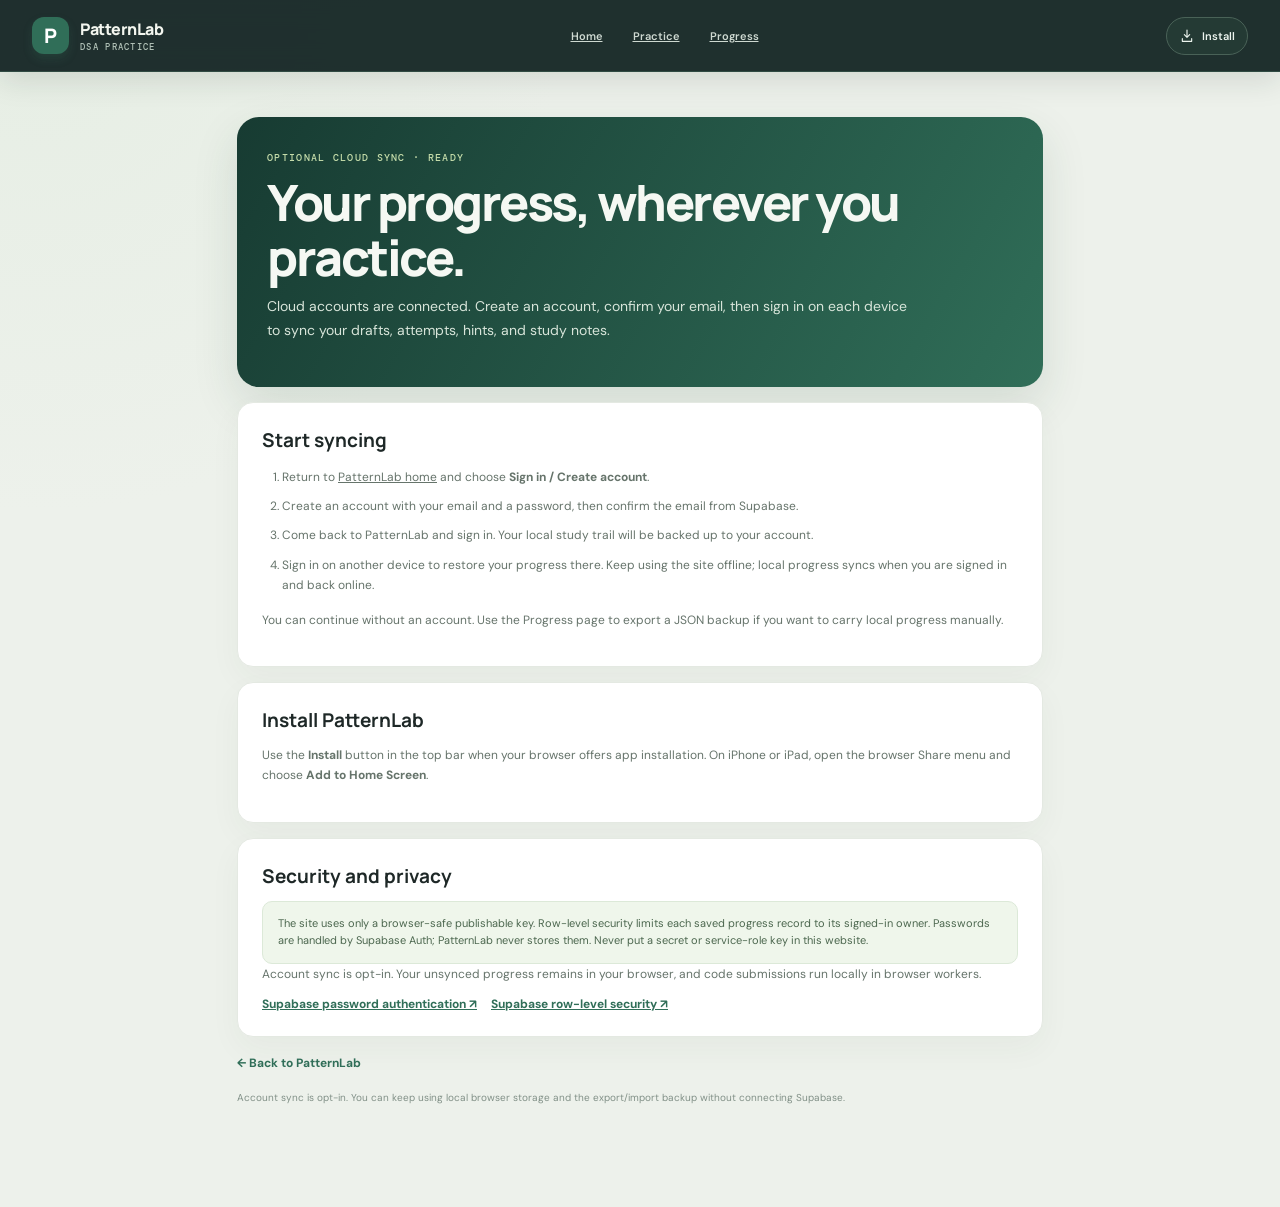
<file: site/cloud-setup.html>
<!doctype html>
<html lang="en">
<head>
  <meta charset="utf-8"><meta name="viewport" content="width=device-width,initial-scale=1"><meta name="theme-color" content="#132420">
  <title>Account sync setup · PatternLab</title><link rel="preconnect" href="https://fonts.googleapis.com"><link rel="preconnect" href="https://fonts.gstatic.com" crossorigin><link rel="stylesheet" href="./styles.css"><link rel="manifest" href="./manifest.webmanifest"><link rel="icon" href="./icons/patternlab.svg" type="image/svg+xml">
  <style>
    .setup-page{max-width:850px;margin:45px auto;padding:0 22px 48px}.setup-hero{padding:30px;border-radius:22px;background:linear-gradient(120deg,#173b32,#306e58);color:#f5f8f3;box-shadow:0 18px 45px #1c493020}.setup-hero .section-kicker{color:#c5dcaa}.setup-hero h1{font-size:clamp(32px,6vw,50px);margin:10px 0}.setup-hero p{max-width:640px;color:#d8e5da;line-height:1.7}.setup-card{margin-top:15px;padding:24px;background:white;border:1px solid #e4e9e2;border-radius:16px;box-shadow:0 12px 32px #263b2b0b}.setup-card h2{font:700 19px Manrope;margin:0 0 12px}.setup-card p,.setup-card li{color:#66746b;font-size:12px;line-height:1.7}.setup-card ol{padding-left:20px}.setup-card li+li{margin-top:9px}.setup-card code{font:11px 'DM Mono',monospace;overflow-wrap:anywhere}.setup-code{padding:14px;background:#20292b;border-radius:10px;color:#dce8df;overflow:auto;font:11px/1.7 'DM Mono',monospace}.security-callout{padding:13px 15px;border:1px solid #dce9d8;border-radius:10px;background:#eff6eb;color:#4c674f;font-size:11px;line-height:1.6}.setup-links{display:flex;gap:14px;flex-wrap:wrap}.setup-links a,.setup-back{color:#306e58;font-size:12px;font-weight:700}.setup-back{display:inline-block;margin-top:18px;text-decoration:none}.setup-footer{margin-top:20px;color:#819087;font-size:10px}
    @media(max-width:620px){.setup-page{margin:22px auto;padding:0 14px 30px}.setup-hero,.setup-card{padding:20px}.setup-hero{border-radius:17px}}
  </style>
</head>
<body>
  <a class="skip-link" href="#main-content">Skip to content</a>
  <header class="topbar"><a class="brand" href="./index.html"><span class="brand-mark">P</span><span class="brand-copy"><strong>PatternLab</strong><small>DSA PRACTICE</small></span></a><nav class="main-nav" aria-label="Main navigation"><a class="nav-link" href="./index.html">Home</a><a class="nav-link" href="./practice.html">Practice</a><a class="nav-link" href="./progress.html">Progress</a></nav><button class="install-app-button" id="install-app" type="button" aria-label="Install PatternLab" title="Install PatternLab" hidden><svg viewBox="0 0 24 24" aria-hidden="true"><path d="M12 3v11m0 0 4-4m-4 4-4-4M5 16v4h14v-4"/></svg><span>Install</span></button></header>
  <div class="connection-banner" id="connection-banner" role="status" aria-live="polite" hidden><span class="offline-pulse" aria-hidden="true"></span>Offline mode · your local progress is still saved</div>
  <main id="main-content" class="setup-page">
    <section class="setup-hero"><span class="section-kicker">OPTIONAL CLOUD SYNC · READY</span><h1>Your progress, wherever you practice.</h1><p>Cloud accounts are connected. Create an account, confirm your email, then sign in on each device to sync your drafts, attempts, hints, and study notes.</p></section>
    <section class="setup-card"><h2>Start syncing</h2><ol><li>Return to <a href="./index.html">PatternLab home</a> and choose <strong>Sign in / Create account</strong>.</li><li>Create an account with your email and a password, then confirm the email from Supabase.</li><li>Come back to PatternLab and sign in. Your local study trail will be backed up to your account.</li><li>Sign in on another device to restore your progress there. Keep using the site offline; local progress syncs when you are signed in and back online.</li></ol><p>You can continue without an account. Use the Progress page to export a JSON backup if you want to carry local progress manually.</p></section>
    <section class="setup-card"><h2>Install PatternLab</h2><p>Use the <strong>Install</strong> button in the top bar when your browser offers app installation. On iPhone or iPad, open the browser Share menu and choose <strong>Add to Home Screen</strong>.</p></section>
    <section class="setup-card"><h2>Security and privacy</h2><div class="security-callout">The site uses only a browser-safe publishable key. Row-level security limits each saved progress record to its signed-in owner. Passwords are handled by Supabase Auth; PatternLab never stores them. Never put a secret or service-role key in this website.</div><p>Account sync is opt-in. Your unsynced progress remains in your browser, and code submissions run locally in browser workers.</p><div class="setup-links"><a href="https://supabase.com/docs/guides/auth/passwords" target="_blank" rel="noreferrer">Supabase password authentication ↗</a><a href="https://supabase.com/docs/guides/database/postgres/row-level-security" target="_blank" rel="noreferrer">Supabase row-level security ↗</a></div></section>
    <a class="setup-back" href="./index.html">← Back to PatternLab</a><p class="setup-footer">Account sync is opt-in. You can keep using local browser storage and the export/import backup without connecting Supabase.</p>
  </main>
  <script src="./pwa.js"></script>
</body>
</html>
</file>
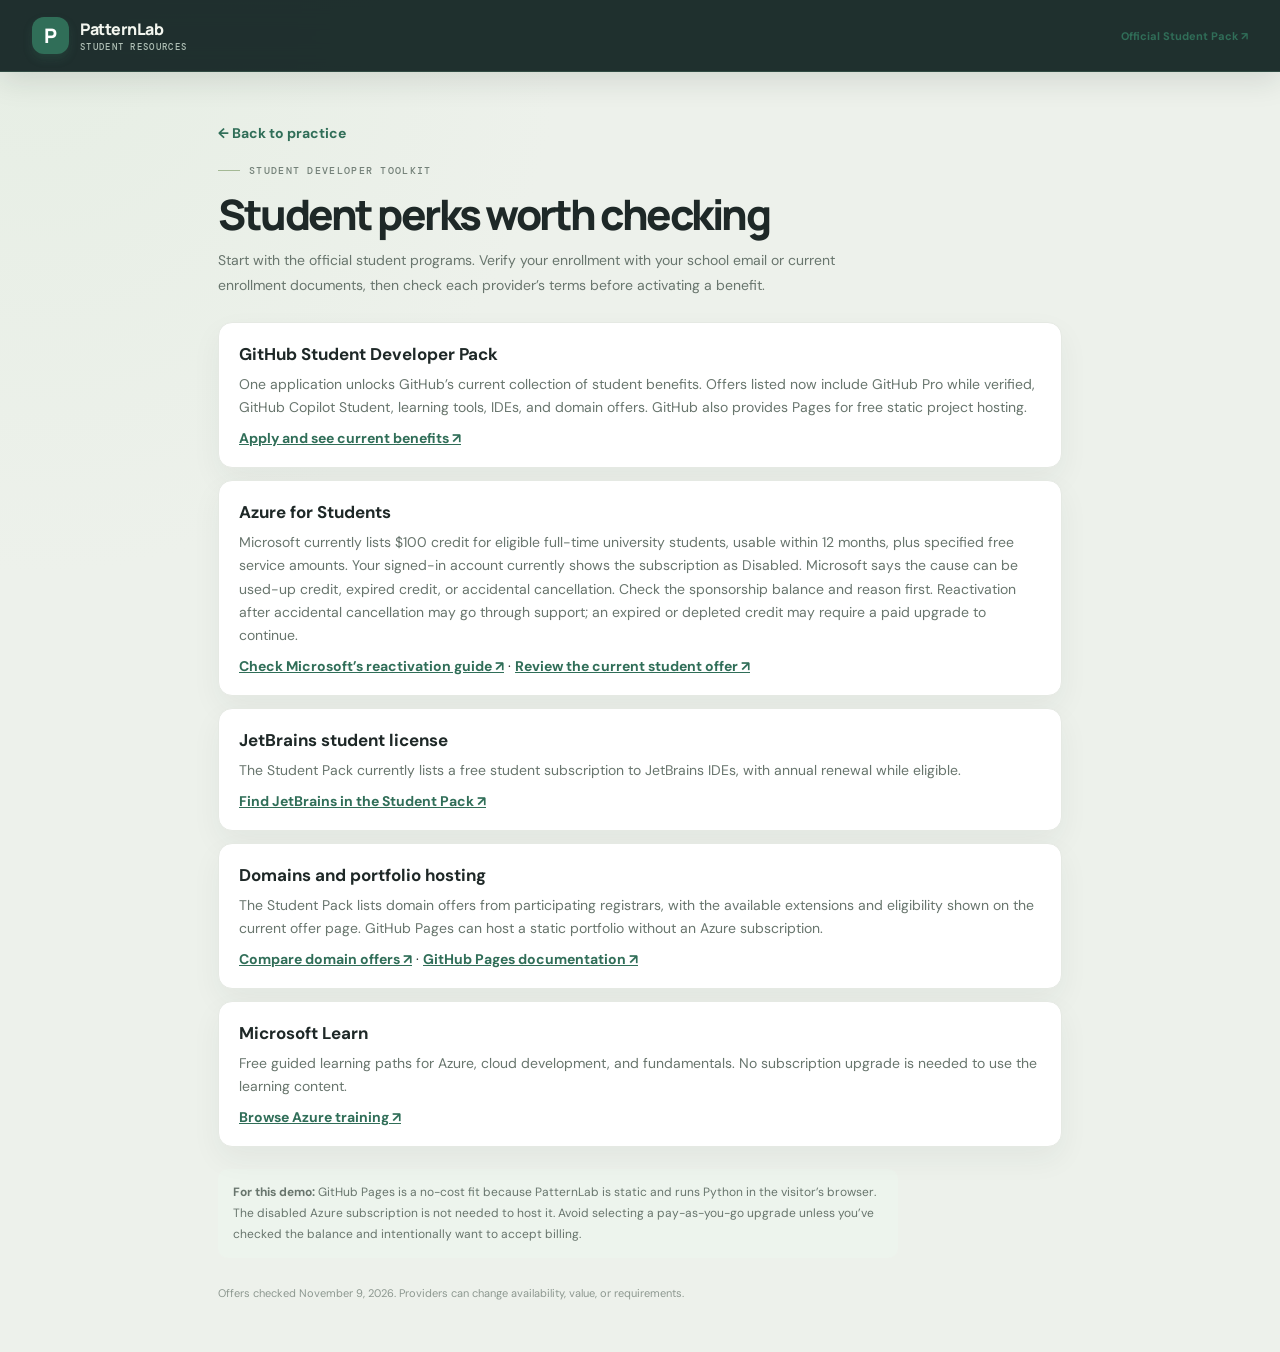
<file: site/student-perks.html>
<!doctype html>
<html lang="en"><head><meta charset="utf-8"><meta name="viewport" content="width=device-width,initial-scale=1"><meta name="theme-color" content="#f4f5f2"><title>Student perks · PatternLab</title><link rel="stylesheet" href="./styles.css"><style>.perks-main{max-width:900px;margin:auto;padding:52px 28px}.perks-main h1{font-size:42px}.perks-main>p{max-width:680px;line-height:1.75;color:#68756d}.perks-list{display:grid;gap:12px;margin-top:25px}.perks-list article{padding:20px;background:#fff;border:1px solid #e5e9e3;border-radius:14px;box-shadow:var(--shadow)}.perks-list h2{font-size:17px;margin:0 0 8px}.perks-list p{line-height:1.65;color:#68756d;margin:0 0 10px}.perks-list a{font-weight:700;color:var(--green)}.perks-note{font-size:12px!important;background:#edf4ed;padding:13px 15px;border-radius:10px;margin-top:22px}.back-link{display:inline-block;margin-bottom:22px;color:var(--green);font-weight:700;text-decoration:none}.perks-footer{margin-top:28px;color:#8d9890;font-size:11px}@media(max-width:650px){.perks-main{padding:30px 17px}.perks-main h1{font-size:34px}}</style></head>
<body><header class="topbar"><a class="brand" href="./"><span class="brand-mark">P</span><span class="brand-copy"><strong>PatternLab</strong><small>STUDENT RESOURCES</small></span></a><a class="student-pack-link" href="https://education.github.com/pack" target="_blank" rel="noreferrer">Official Student Pack ↗</a></header><main class="perks-main"><a class="back-link" href="./">← Back to practice</a><div class="eyebrow"><span class="eyebrow-line"></span> STUDENT DEVELOPER TOOLKIT</div><h1>Student perks worth checking</h1><p>Start with the official student programs. Verify your enrollment with your school email or current enrollment documents, then check each provider’s terms before activating a benefit.</p><section class="perks-list">
<article><h2>GitHub Student Developer Pack</h2><p>One application unlocks GitHub’s current collection of student benefits. Offers listed now include GitHub Pro while verified, GitHub Copilot Student, learning tools, IDEs, and domain offers. GitHub also provides Pages for free static project hosting.</p><a href="https://education.github.com/pack" target="_blank" rel="noreferrer">Apply and see current benefits ↗</a></article>
<article><h2>Azure for Students</h2><p>Microsoft currently lists $100 credit for eligible full-time university students, usable within 12 months, plus specified free service amounts. Your signed-in account currently shows the subscription as Disabled. Microsoft says the cause can be used-up credit, expired credit, or accidental cancellation. Check the sponsorship balance and reason first. Reactivation after accidental cancellation may go through support; an expired or depleted credit may require a paid upgrade to continue.</p><a href="https://learn.microsoft.com/en-us/azure/cost-management-billing/manage/azurestudents-subscription-disabled" target="_blank" rel="noreferrer">Check Microsoft’s reactivation guide ↗</a> · <a href="https://azure.microsoft.com/en-us/free/students/" target="_blank" rel="noreferrer">Review the current student offer ↗</a></article>
<article><h2>JetBrains student license</h2><p>The Student Pack currently lists a free student subscription to JetBrains IDEs, with annual renewal while eligible.</p><a href="https://education.github.com/pack" target="_blank" rel="noreferrer">Find JetBrains in the Student Pack ↗</a></article>
<article><h2>Domains and portfolio hosting</h2><p>The Student Pack lists domain offers from participating registrars, with the available extensions and eligibility shown on the current offer page. GitHub Pages can host a static portfolio without an Azure subscription.</p><a href="https://education.github.com/pack" target="_blank" rel="noreferrer">Compare domain offers ↗</a> · <a href="https://docs.github.com/en/pages" target="_blank" rel="noreferrer">GitHub Pages documentation ↗</a></article>
<article><h2>Microsoft Learn</h2><p>Free guided learning paths for Azure, cloud development, and fundamentals. No subscription upgrade is needed to use the learning content.</p><a href="https://learn.microsoft.com/training/azure/" target="_blank" rel="noreferrer">Browse Azure training ↗</a></article>
</section><p class="perks-note"><strong>For this demo:</strong> GitHub Pages is a no-cost fit because PatternLab is static and runs Python in the visitor’s browser. The disabled Azure subscription is not needed to host it. Avoid selecting a pay-as-you-go upgrade unless you’ve checked the balance and intentionally want to accept billing.</p><div class="perks-footer">Offers checked November 9, 2026. Providers can change availability, value, or requirements.</div></main></body></html>
</file>
<file: site/styles.css>
@import url('https://fonts.googleapis.com/css2?family=DM+Mono:wght@400;500&family=DM+Sans:wght@400;500;600;700&family=Manrope:wght@400;500;600;700;800&display=swap');
:root{color-scheme:light;--ink:#1e2827;--muted:#77817d;--paper:#f2f4f0;--panel:#fff;--line:#e5e9e3;--green:#306e58;--mint:#eaf4ed;--lime:#cde580;--orange:#bf7148;--shadow:0 12px 30px rgba(43,57,48,.055)}*{box-sizing:border-box}body{margin:0;background:radial-gradient(ellipse at 3% 0%,#e6eee4 0,transparent 30%),var(--paper);color:var(--ink);font-family:'DM Sans',sans-serif;font-size:14px}a{color:inherit}.topbar{height:72px;padding:0 max(calc((100vw - 1400px)/2),32px);display:flex;align-items:center;justify-content:space-between;border-bottom:1px solid #e2e7e0;background:rgba(250,251,248,.84);backdrop-filter:blur(12px);position:sticky;top:0;z-index:10}.brand{display:flex;align-items:center;gap:11px;text-decoration:none}.brand-mark{width:37px;height:37px;background:var(--green);border-radius:12px;color:white;display:grid;place-items:center;font:800 20px Manrope;box-shadow:0 5px 10px #306e5838}.brand-copy{display:grid;gap:1px}.brand-copy strong{font:800 16px Manrope;letter-spacing:-.5px}.brand-copy small{font:500 9px 'DM Mono',monospace;letter-spacing:1.3px;color:var(--muted)}.topbar-center{font-size:12px;color:#64706a;display:flex;gap:9px;align-items:center}.live-dot,.library-dot{width:7px;height:7px;background:#54a179;border-radius:100%;box-shadow:0 0 0 3px #54a17920}.topbar-divider{color:#c2c9c1}.topbar-right{display:flex;align-items:center;gap:9px;font-size:12px;font-weight:600}.profile-avatar{width:31px;height:31px;border-radius:50%;display:grid;place-items:center;background:#e8e4d7;color:#566247;font:700 10px 'DM Mono',monospace}main{max-width:1400px;margin:0 auto;padding:48px 32px 28px}.welcome-row{display:flex;justify-content:space-between;align-items:flex-end;margin-bottom:29px;gap:20px}.eyebrow,.section-kicker{font:500 10px 'DM Mono',monospace;letter-spacing:1.3px;color:#738078}.eyebrow{display:flex;align-items:center;gap:9px}.eyebrow-line{height:1px;width:22px;background:#a4b995}h1,h2,p{margin-top:0}h1{font:800 clamp(34px,4vw,52px)/1.1 Manrope;letter-spacing:-2.5px;margin:14px 0 11px}h1 em{color:var(--green);font-style:normal}.welcome-copy{margin:0;color:#77817d;font-size:14px}.welcome-note{display:flex;align-items:flex-start;gap:12px;background:#edf2e9;border:1px solid #e2e9de;border-radius:14px;padding:15px 17px;width:310px;margin-bottom:2px}.note-icon{color:var(--green);font-size:18px}.welcome-note strong{font-size:12px}.welcome-note p{font-size:11px;color:#77817d;line-height:1.5;margin:4px 0 0}.stats-grid{display:grid;grid-template-columns:repeat(4,1fr);gap:13px;margin-bottom:17px}.stat-card,.panel{background:var(--panel);border:1px solid var(--line);border-radius:16px;box-shadow:var(--shadow)}.stat-card{min-height:109px;padding:16px 18px;position:relative;overflow:hidden}.stat-label,.example-label,.complexity-label{display:block;font:500 9px 'DM Mono',monospace;letter-spacing:1.1px;color:#8a948d}.stat-card strong{font:700 27px Manrope;display:block;margin:8px 0 1px;letter-spacing:-.8px}.stat-card small{color:#929b95;font-size:10px}.stat-card-accent{background:#edf4ed;border-color:#e1eade}.stat-card-accent:after{content:'◷';position:absolute;right:17px;top:18px;color:#8ba88d;font-size:26px}.practice-layout{display:grid;grid-template-columns:310px minmax(0,1fr);gap:16px;align-items:start}.library-panel{padding:20px 15px 12px;position:sticky;top:89px}.panel-heading,.progress-heading,.results-heading,.problem-topline{display:flex;align-items:center;justify-content:space-between;gap:12px}.panel-heading{padding:0 4px 14px}.panel h2,.problem-panel h2,.results-panel h2,.progress-section h2{font:700 20px Manrope;letter-spacing:-.7px;margin:5px 0 0}.count-pill{padding:5px 9px;background:#f1f4ef;border-radius:999px;color:#77817d;font:500 10px 'DM Mono',monospace}.search-box{height:39px;border:1px solid var(--line);border-radius:10px;display:flex;align-items:center;gap:9px;padding:0 11px;color:#7d8981}.search-box>span{font-size:20px;line-height:1}.search-box input{width:100%;border:0;background:none;outline:0;font:12px 'DM Sans';color:var(--ink)}.filter-row{display:flex;gap:6px;overflow:auto;padding:12px 0 9px;scrollbar-width:none}.filter-button{white-space:nowrap;border:1px solid transparent;border-radius:999px;background:#f4f6f2;padding:6px 9px;color:#748078;font:500 10px 'DM Sans';cursor:pointer}.filter-button.active{background:#e6f1e8;border-color:#d9e8da;color:var(--green);font-weight:700}.challenge-list{display:grid;gap:5px;max-height:481px;overflow:auto;padding-right:2px}.challenge-item{width:100%;border:1px solid transparent;border-radius:11px;background:transparent;text-align:left;padding:10px 10px;display:flex;align-items:center;gap:10px;cursor:pointer;color:var(--ink);transition:background .15s,border-color .15s}.challenge-item:hover{background:#f7f8f5}.challenge-item.active{background:#edf4ed;border-color:#dfe9dd}.item-index{width:27px;height:27px;flex:0 0 auto;border-radius:8px;background:#f0f3ef;color:#758079;display:grid;place-items:center;font:500 10px 'DM Mono',monospace}.challenge-item.active .item-index{background:#dceade;color:var(--green)}.item-copy{min-width:0;flex:1}.item-title{font-size:11px;font-weight:700;white-space:nowrap;overflow:hidden;text-overflow:ellipsis}.item-sub{display:flex;gap:7px;margin-top:4px;align-items:center;font-size:9px;color:#929b95}.item-status{color:#4e976e;font-size:13px}.library-foot{border-top:1px solid #edf0eb;margin-top:12px;padding:12px 3px 1px;display:flex;align-items:center;gap:8px;color:#8b958e;font-size:10px}.library-dot{width:6px;height:6px}.work-panel{display:grid;gap:14px}.problem-panel{padding:22px 23px 19px;background:linear-gradient(115deg,#fff 70%,#f7faf5)}.problem-topline{align-items:flex-start}.problem-panel h2{font-size:23px}.problem-badges{display:flex;align-items:center;gap:8px}.difficulty-pill{border-radius:999px;padding:6px 9px;background:#f1f3ef;color:#7d877f;font:500 9px 'DM Mono',monospace;text-transform:uppercase;white-space:nowrap}.difficulty-pill.easy{background:#eaf3e9;color:#3a805c}.difficulty-pill.medium{background:#fff0dd;color:#a56a2c}.source-link{font-size:10px;font-weight:700;color:var(--green);text-decoration:none;padding:6px 9px;border-radius:8px;background:#f1f6f0;white-space:nowrap}.source-link:hover{background:#e4efe4}.problem-prompt{font-size:13px;line-height:1.65;color:#66716b;margin:16px 0}.problem-bottom{display:flex;align-items:center;gap:11px;padding:12px 13px;border-radius:11px;background:#f7f8f5}.complexity-icon{width:29px;height:29px;border-radius:8px;display:grid;place-items:center;background:#e7f0e6;color:var(--green);font:italic 18px Georgia}.complexity-label{font-size:8px}.problem-bottom p{font-size:11px;color:#657169;margin:4px 0 0}.example-row{margin-top:14px;display:grid;grid-template-columns:minmax(0,1fr) 18px minmax(0,1fr);gap:8px;align-items:center}.example-row>div:not(.example-arrow){min-width:0;background:#f7f8f5;border-radius:10px;padding:9px 11px}.example-label{font-size:8px;margin-bottom:6px}.example-row code{font:10px 'DM Mono',monospace;color:#47554c;display:block;white-space:nowrap;overflow:hidden;text-overflow:ellipsis}.example-arrow{color:#93a295;text-align:center}.editor-panel{overflow:hidden}.editor-toolbar{height:47px;border-bottom:1px solid #303a3d;background:#20292b;color:#d6dfd9;display:flex;align-items:center;justify-content:space-between;padding:0 15px}.file-tab{height:100%;display:flex;align-items:center;gap:8px;border-bottom:2px solid #a9c585;padding:0 4px;font:11px 'DM Mono',monospace}.python-mark{color:#b9c777;font-weight:700}.editor-meta{display:flex;align-items:center;gap:13px}.editor-live{display:flex;align-items:center;gap:6px;color:#94a49a;font:8px 'DM Mono',monospace;letter-spacing:.6px}.editor-live span{width:6px;height:6px;border-radius:100%;background:#8bc891}.text-button{border:0;background:none;color:#b0bdb4;font:10px 'DM Sans';cursor:pointer}.text-button:hover{color:white}.editor-wrap{display:grid;grid-template-columns:43px 1fr;background:#20292b;min-height:287px;max-height:390px;overflow:auto}.line-numbers{padding:15px 10px 15px 0;text-align:right;color:#66757a;font:11px/1.7 'DM Mono',monospace;white-space:pre}.editor-wrap textarea{border:0;resize:vertical;min-height:287px;width:100%;outline:0;background:transparent;padding:15px 14px;color:#e0e8de;tab-size:4;white-space:pre;overflow:auto;font:11px/1.7 'DM Mono',monospace;caret-color:#cbdf8a}.editor-wrap textarea::selection{background:#45614f}.editor-footer{min-height:56px;border-top:1px solid #303a3d;background:#20292b;padding:9px 12px 9px 15px;display:flex;align-items:center;justify-content:space-between;gap:12px;color:#91a097;font-size:10px}.editor-actions{display:flex;align-items:center;gap:7px}.timer{display:flex;align-items:center;gap:6px;font:10px 'DM Mono',monospace;color:#becabf;padding:0 6px}.timer-dot{width:6px;height:6px;border-radius:50%;background:#7c8e81}.timer.running .timer-dot{background:#d49863;box-shadow:0 0 0 3px #d4986329}.button{border:1px solid #44514a;border-radius:8px;padding:8px 10px;background:#293431;color:#c7d1ca;font:600 10px 'DM Sans';cursor:pointer;transition:.15s}.button:hover{filter:brightness(1.15)}.button:disabled{opacity:.55;cursor:wait}.button-primary{border-color:#adc775;background:#bfd785;color:#203128;padding:9px 12px}.button-primary span+span{margin-left:8px}.button-quiet{background:transparent}.results-panel{padding:16px 18px}.results-heading{margin-bottom:11px}.results-panel h2{font-size:16px}.result-summary{font:500 10px 'DM Mono',monospace;color:#839087}.results-list{display:grid;grid-template-columns:repeat(2,minmax(0,1fr));gap:7px}.empty-result{grid-column:1/-1;border:1px dashed #dce3da;background:#fafbf9;border-radius:9px;padding:12px;display:flex;gap:8px;align-items:center;color:#8a948d;font-size:11px}.empty-check{color:#75a480}.case-card{padding:9px 10px;background:#f7f8f5;border:1px solid #edf0eb;border-radius:9px;display:flex;align-items:center;justify-content:space-between;gap:8px}.case-card.pass{background:#f0f7f0;border-color:#deebdc}.case-card.fail{background:#fbf2ed;border-color:#f0e2d9}.case-name{font-size:10px;font-weight:700}.case-detail{font:9px 'DM Mono',monospace;color:#718078;margin-top:4px;white-space:nowrap;overflow:hidden;text-overflow:ellipsis;max-width:320px}.case-mark{font-size:14px;color:#5c9a6d}.case-card.fail .case-mark{color:#bf7148}.progress-section{margin-top:16px;padding:19px 21px}.progress-heading{margin-bottom:15px}.progress-section h2{font-size:18px}.progress-caption{font-size:10px;color:#9aa39d}.category-progress{display:grid;grid-template-columns:repeat(4,minmax(0,1fr));gap:13px}.progress-card{border:1px solid #edf0eb;background:#fbfcfa;border-radius:11px;padding:12px}.progress-card-top{display:flex;justify-content:space-between;gap:8px;font-size:10px;font-weight:700}.progress-card-top span+span{font:9px 'DM Mono',monospace;color:#818d84}.progress-track{height:5px;background:#e9eee8;border-radius:9px;margin-top:10px;overflow:hidden}.progress-fill{height:100%;border-radius:9px;background:#78a47d;transition:width .45s}.progress-empty{grid-column:1/-1;padding:14px;border:1px dashed #dce3da;border-radius:10px;color:#8b958e;font-size:11px;text-align:center}.site-footer{display:flex;justify-content:space-between;padding:19px 3px 0;color:#98a19b;font-size:10px}.toast{position:fixed;bottom:21px;left:50%;transform:translate(-50%,15px);padding:11px 15px;background:#26332b;color:#f4f7f2;border-radius:10px;box-shadow:0 12px 30px #18271e40;opacity:0;pointer-events:none;transition:.22s;z-index:20;font-size:11px}.toast.visible{opacity:1;transform:translate(-50%,0)}.sr-only{position:absolute;width:1px;height:1px;padding:0;margin:-1px;overflow:hidden;clip:rect(0,0,0,0);white-space:nowrap;border:0}button:focus-visible,a:focus-visible,input:focus-visible,textarea:focus-visible{outline:2px solid #80a98a;outline-offset:2px}
@media(max-width:1000px){.practice-layout{grid-template-columns:270px minmax(0,1fr)}.category-progress{grid-template-columns:repeat(2,minmax(0,1fr))}.profile-name{display:none}}
@media(max-width:760px){.topbar{height:62px;padding:0 18px}.topbar-center{display:none}main{padding:30px 16px 22px}.welcome-row{align-items:flex-start;flex-direction:column}.welcome-note{width:100%}.stats-grid{grid-template-columns:repeat(2,1fr);gap:9px}.stat-card{min-height:96px;padding:13px}.practice-layout{grid-template-columns:1fr}.library-panel{position:static}.challenge-list{max-height:230px;grid-template-columns:repeat(2,minmax(0,1fr));align-content:start}.challenge-item{padding:8px}.problem-panel{padding:17px}.problem-panel h2{font-size:19px}.editor-footer{align-items:flex-start;flex-direction:column}.editor-actions{width:100%;justify-content:flex-end;flex-wrap:wrap}.results-list{grid-template-columns:1fr}.category-progress{grid-template-columns:repeat(2,minmax(0,1fr))}.progress-section{padding:16px}.progress-caption{max-width:120px;text-align:right;line-height:1.4}.site-footer{gap:9px;flex-direction:column}}
@media(max-width:420px){.problem-badges{flex-direction:column;align-items:flex-end}.example-row{grid-template-columns:minmax(0,1fr) 13px minmax(0,1fr)}.example-row>div:not(.example-arrow){padding:8px}.category-progress{grid-template-columns:1fr}.challenge-list{grid-template-columns:1fr}.editor-actions{justify-content:flex-start}.timer{padding-left:0}}

.student-section{margin-top:16px;padding:21px}.student-section h2{font-size:18px;margin:7px 0 0}.student-pack-link{font-size:11px;color:var(--green);font-weight:700;text-decoration:none}.student-pack-link:hover{text-decoration:underline}.student-cards{display:grid;grid-template-columns:repeat(3,minmax(0,1fr));gap:12px}.student-card{display:flex;gap:11px;padding:15px;border:1px solid #e9eee7;border-radius:12px;background:linear-gradient(140deg,#fbfcfa,#f6f8f4);min-height:138px}.student-icon{flex:0 0 34px;width:34px;height:34px;border-radius:10px;display:grid;place-items:center;background:#e7efe8;color:#315f4f;font:700 10px 'DM Mono',monospace}.azure-icon{background:#e8eff7;color:#416a96}.learn-icon{background:#f4ede3;color:#9e6e36;font-size:18px}.student-card strong{font-size:12px}.student-card p{font-size:10px;line-height:1.6;color:#718078;margin:7px 0}.student-card a{font-size:10px;font-weight:700;color:var(--green);text-decoration:none}.student-card a:hover{text-decoration:underline}.student-footnote{font-size:9px;color:#909b93;margin:13px 0 0}@media(max-width:760px){.student-section{padding:16px}.student-section .progress-heading{align-items:flex-start;flex-direction:column;gap:9px}.student-cards{grid-template-columns:1fr}.student-card{min-height:0}}

/* Study memory and guided-practice panels */
.tutor-panel{padding:19px 21px;background:linear-gradient(145deg,#fff 0%,#f6faf5 100%);border-color:#e1ebe0}.tutor-heading,.tutor-actions,.reflection-footer{display:flex;align-items:center;justify-content:space-between;gap:12px}.tutor-heading{margin-bottom:14px}.tutor-heading h2{font-size:18px;margin:6px 0 0}.tutor-badge{font:9px 'DM Mono',monospace;letter-spacing:.08em;color:#467360;background:#eaf2e9;padding:7px 9px;border-radius:20px}.tutor-observation{white-space:pre-line;padding:12px 14px;border-left:3px solid #78a47d;background:#f3f7f1;border-radius:0 10px 10px 0;color:#394a3e;font-size:12px;line-height:1.65}.tutor-question{margin:15px 0 10px}.tutor-label{font:9px 'DM Mono',monospace;letter-spacing:.1em;color:#89958b}.tutor-label span{letter-spacing:0;text-transform:none;font-family:inherit}.tutor-question p{font-size:12px;line-height:1.6;color:#34443a;margin:6px 0}.tutor-actions{justify-content:flex-start}.hint-count{font-size:10px;color:#87928a}.connection-block{margin-top:16px}.connection-list{display:grid;grid-template-columns:repeat(2,minmax(0,1fr));gap:9px;margin-top:8px}.connection-card{appearance:none;text-align:left;background:#fff;border:1px solid #e7ede5;border-radius:10px;padding:10px 12px;cursor:pointer;transition:transform .15s,border-color .15s}.connection-card:hover{transform:translateY(-1px);border-color:#9db9a0}.connection-card strong{display:block;font-size:11px;color:#334238}.connection-card strong span{color:#7da181}.connection-card small{display:block;color:#758178;font-size:10px;line-height:1.5;margin-top:5px}.reflection-block{margin-top:16px;padding-top:14px;border-top:1px solid #e9eee7}.reflection-block textarea{display:block;width:100%;resize:vertical;min-height:58px;margin-top:7px;border:1px solid #e3e9e1;border-radius:9px;padding:10px 11px;font:11px inherit;color:#35433a;background:#fff}.reflection-footer{margin-top:7px}.reflection-footer>span{font-size:10px;color:#8a958c}.tutor-panel button:disabled{opacity:.6;cursor:default}.memory-tools{display:flex;gap:7px;align-items:center}.import-button{display:inline-flex;align-items:center;cursor:pointer}.memory-note{font-size:10px;color:#8c978f;margin:6px 0 0}.activity-heading{display:flex;align-items:center;justify-content:space-between;margin:20px 0 8px}.activity-list{display:grid;grid-template-columns:repeat(2,minmax(0,1fr));gap:8px}.activity-item{display:flex;gap:9px;align-items:flex-start;padding:10px 11px;border:1px solid #edf0eb;background:#fbfcfa;border-radius:10px}.activity-dot{width:7px;height:7px;flex:0 0 7px;border-radius:50%;margin-top:4px;background:#79a17d}.activity-item strong{display:block;font-size:10px;color:#455248}.activity-item small{display:block;margin-top:4px;font-size:9px;color:#929c94}.progress-section .progress-heading{align-items:center}.progress-section .progress-heading>div:first-child{min-width:0}.progress-section .progress-heading .memory-tools{flex-shrink:0}
@media(max-width:760px){.connection-list,.activity-list{grid-template-columns:1fr}.progress-section .progress-heading{align-items:flex-start;flex-direction:column;gap:10px}.memory-tools{flex-wrap:wrap}.tutor-panel{padding:16px}}
.tutor-principle{margin-top:12px;padding:10px 12px;background:#fff;border:1px solid #e9eee7;border-radius:9px}.tutor-principle p{font-size:11px;color:#607066;line-height:1.55;margin:5px 0 0}

/* Clear page navigation and a real home dashboard */
[hidden]{display:none!important}.topbar{gap:18px}.main-nav{display:flex;align-items:center;gap:4px;margin:0 auto}.nav-link{border:1px solid transparent;background:transparent;border-radius:9px;padding:9px 12px;color:#758078;font:600 11px 'DM Sans',sans-serif;cursor:pointer;white-space:nowrap}.nav-link:hover{background:#f1f4ef;color:#35483c}.nav-link.active{background:#e8f1e7;border-color:#dfeadd;color:var(--green)}.hero-actions{display:flex;align-items:center;gap:12px;margin-top:19px}.hero-actions .button{font-size:12px;padding:11px 14px}.hero-secondary{border:0;background:transparent;color:var(--green);font:700 11px 'DM Sans',sans-serif;cursor:pointer;padding:10px 4px}.hero-secondary:hover{text-decoration:underline}.home-dashboard{display:grid;gap:14px;margin-bottom:18px}.resume-card{display:flex;align-items:center;gap:14px;padding:16px 18px;background:#fff;border:1px solid var(--line);border-radius:16px;box-shadow:var(--shadow)}.resume-icon{width:41px;height:41px;border-radius:12px;display:grid;place-items:center;background:#eaf3e9;color:var(--green);font-size:21px}.resume-copy{flex:1;min-width:0}.resume-copy h2{font:700 17px Manrope;letter-spacing:-.5px;margin:5px 0}.resume-copy p{font-size:11px;color:#7c8780;margin:0;line-height:1.5}.resume-card .button{font-size:11px;white-space:nowrap}.home-shortcuts{display:grid;grid-template-columns:repeat(3,minmax(0,1fr));gap:12px}.shortcut-card{position:relative;min-height:118px;text-align:left;display:flex;flex-direction:column;align-items:flex-start;gap:8px;padding:15px;background:linear-gradient(135deg,#fff,#f8faf7);border:1px solid var(--line);border-radius:14px;cursor:pointer;transition:transform .16s,border-color .16s,box-shadow .16s}.shortcut-card:hover{transform:translateY(-2px);border-color:#b7cbb6;box-shadow:0 9px 20px #2b39300c}.shortcut-symbol{width:28px;height:28px;display:grid;place-items:center;border-radius:9px;background:#eaf2e9;color:var(--green);font-size:15px}.shortcut-card strong{font:700 12px Manrope;color:#2e3b34}.shortcut-card small{font-size:10px;color:#849087}.shortcut-arrow{position:absolute;right:14px;top:18px;color:#7da181}.patterns-view{padding:22px}.patterns-heading{display:flex;justify-content:space-between;align-items:flex-start;gap:18px;margin-bottom:18px}.patterns-heading h2{font:700 24px Manrope;letter-spacing:-.8px;margin:6px 0}.patterns-heading p{font-size:12px;color:#79847c;margin:0;line-height:1.6}.pattern-catalog{display:grid;grid-template-columns:repeat(2,minmax(0,1fr));gap:13px}.pattern-group{padding:15px;border:1px solid #e9eee7;border-radius:13px;background:#fcfdfb}.pattern-group-heading{display:flex;justify-content:space-between;padding:0 2px 10px}.pattern-group-heading h3{font:700 15px Manrope;letter-spacing:-.3px;margin:5px 0}.pattern-group-heading p{font-size:10px;line-height:1.5;color:#839087;margin:0}.pattern-problem-list{display:grid;gap:6px}.pattern-problem{width:100%;display:flex;align-items:center;justify-content:space-between;gap:8px;text-align:left;border:1px solid #edf0eb;background:#fff;border-radius:9px;padding:10px 11px;color:#37443b;cursor:pointer}.pattern-problem:hover{border-color:#b9ceb8;background:#f8fbf7}.pattern-problem strong{display:block;font-size:11px}.pattern-problem small{display:block;margin-top:4px;color:#8a958d;font:9px 'DM Mono',monospace}.pattern-problem>span+span{color:var(--green);font-size:14px}.file-warning{padding:10px 16px;text-align:center;background:#fff5df;border-bottom:1px solid #f0e3c0;color:#785928;font-size:12px}.file-warning a{font-weight:700;color:#5e7d48}
@media(max-width:1000px){.topbar{gap:10px}.main-nav{gap:1px}.nav-link{padding:8px 9px}.topbar-center{font-size:10px}.pattern-catalog{grid-template-columns:1fr}}
@media(max-width:760px){.topbar{height:auto;min-height:0;padding:10px 14px;display:flex;flex-wrap:wrap;gap:8px 10px}.brand{order:1}.topbar-right{order:2;margin-left:auto}.main-nav{order:3;width:100%;margin:0;justify-content:space-between;border-top:1px solid #edf0eb;padding-top:7px}.nav-link{flex:1;padding:9px 5px;font-size:11px}.topbar-center{display:none}.welcome-row{padding-top:4px}.hero-actions{flex-wrap:wrap}.home-shortcuts{grid-template-columns:1fr}.shortcut-card{min-height:88px}.resume-card{align-items:flex-start;flex-wrap:wrap}.resume-copy{flex-basis:calc(100% - 58px)}.resume-card>.button{margin-left:55px}.patterns-view{padding:16px}.patterns-heading{flex-direction:column}.patterns-heading h2{font-size:20px}.pattern-catalog{grid-template-columns:1fr}.pattern-group{padding:13px}}
@media(max-width:420px){.nav-link{font-size:10px}.hero-actions{align-items:flex-start;flex-direction:column}.resume-card>.button{margin-left:0}.resume-card{gap:10px}}

/* Ambient Unsplash photo rotation, kept faint behind readable cards. */
body{isolation:isolate;background:#e9eee8;position:relative;min-height:100vh}
body::before,body::after{content:"";position:fixed;inset:0;z-index:-1;pointer-events:none;background-position:center;background-size:cover;opacity:0;transform:scale(1.03);animation:scenery 32s ease-in-out infinite}
body::before{background-image:linear-gradient(135deg,rgba(237,243,236,.82),rgba(242,244,240,.91)),url("https://images.unsplash.com/photo-1470770841072-f978cf4d019e?auto=format&fit=crop&w=2000&q=75");animation-delay:0s}
body::after{background-image:linear-gradient(135deg,rgba(237,243,236,.82),rgba(242,244,240,.91)),url("https://images.unsplash.com/photo-1500530855697-b586d89ba3ee?auto=format&fit=crop&w=2000&q=75");animation-delay:16s}
@keyframes scenery{0%,8%,50%,58%,100%{opacity:0;transform:scale(1.03)}16%,42%{opacity:.34;transform:scale(1)} }
.topbar{background:rgba(250,251,248,.78)}
.pattern-search{max-width:420px;margin:0 0 16px}
.pattern-problem[hidden],.pattern-group[hidden]{display:none}
.pattern-problem{text-decoration:none}
.shortcut-card{text-decoration:none;color:inherit}
.button-primary{text-decoration:none;display:inline-flex;align-items:center;justify-content:center}
.hero-secondary{text-decoration:none}
@media(max-width:760px){
  main{padding:26px 14px 22px;overflow:hidden}
  .topbar{position:sticky;padding:9px 12px;gap:7px}
  .main-nav{gap:4px;padding-top:6px}
  .nav-link{min-width:0;padding:9px 3px;font-size:10px;text-align:center}
  .topbar-right{gap:6px}
  .profile-avatar{width:29px;height:29px}
  .stats-grid{gap:8px}
  .stat-card{min-width:0}
  .practice-layout,.work-panel,.panel,.pattern-group{min-width:0}
  .problem-topline{flex-wrap:wrap}
  .editor-toolbar{padding:0 10px;gap:6px}
  .editor-meta{gap:7px}
  .editor-live{font-size:7px}
  .editor-wrap{grid-template-columns:32px minmax(0,1fr)}
  .editor-wrap textarea{min-width:0;font-size:12px}
  .editor-footer{padding:10px;gap:9px}
  .editor-actions{justify-content:flex-start}
  .editor-actions .button{min-height:38px}
  .memory-tools{width:100%}
}
@media(max-width:360px){
  .brand-copy strong{font-size:14px}
  .brand-copy small{font-size:8px}
  .nav-link{font-size:9px}
  .topbar{padding-inline:9px}
  .example-row{gap:4px}
  .example-row code{font-size:9px}
  .editor-live{display:none}
}
@media(prefers-reduced-motion:reduce){body::before,body::after{animation:none;opacity:.12;transform:none}.shortcut-card,.connection-card{transition:none}}

/* Account, language selection, and visual polish */
.topbar{background:rgba(19,36,34,.94);border-bottom-color:#304b43;color:#edf5ef;box-shadow:0 8px 30px #18282120}
.brand-copy strong{color:#f3f6ef}.brand-copy small,.topbar-center{color:#b1c1b7}.nav-link{color:#ced9d1}.nav-link:hover,.nav-link.active{background:#2c4940;border-color:#426756;color:#e9f4e8}.profile-avatar{background:#cde580;color:#1e382e}.account-trigger{display:flex;align-items:center;gap:9px;border:1px solid #496257;border-radius:999px;padding:5px 12px 5px 5px;background:#243a34;color:#edf5ef;cursor:pointer;font:600 11px 'DM Sans',sans-serif;max-width:220px}.account-trigger:hover{background:#304c42}.profile-name{overflow:hidden;text-overflow:ellipsis;white-space:nowrap}
body{background-color:#eaf0e9}body::before{filter:saturate(.78)}body::after{filter:saturate(.78)}main{padding-top:42px}.welcome-row{position:relative;isolation:isolate;overflow:hidden;border-radius:25px;padding:38px 40px;margin-bottom:20px;background:linear-gradient(110deg,rgba(19,45,40,.96),rgba(32,77,63,.9) 60%,rgba(39,94,76,.77)),url('https://images.unsplash.com/photo-1470770841072-f978cf4d019e?auto=format&fit=crop&w=2000&q=80') center 52%/cover;color:#f3f7ef;box-shadow:0 20px 50px #1d483421}.welcome-row h1{font-size:clamp(40px,5vw,64px);letter-spacing:-3.2px}.welcome-row h1 em{color:#cce786}.welcome-row .eyebrow,.welcome-row .welcome-copy{color:#d1ded3}.welcome-row .eyebrow-line{background:#cce786}.welcome-note{background:#f1f7eced;border-color:#ffffff75;box-shadow:0 14px 30px #142e272b}
.account-dialog{width:min(520px,calc(100% - 28px));max-width:none;padding:0;border:1px solid #dce7dc;border-radius:23px;background:#f7faf5;color:var(--ink);box-shadow:0 28px 100px #11231db0}.account-dialog::backdrop{background:#10241fcc;backdrop-filter:blur(5px)}.account-dialog-inner{padding:30px}.dialog-close-form{position:absolute;right:14px;top:12px}.dialog-close{border:0;border-radius:50%;width:34px;height:34px;background:#e9f0e8;color:#44564b;font-size:23px;line-height:1;cursor:pointer}.account-kicker{display:block;color:#64836d;font:600 9px 'DM Mono',monospace;letter-spacing:1.4px}.account-dialog h2{margin:9px 34px 8px 0;font:800 27px/1.15 Manrope;letter-spacing:-1px}.account-intro{color:#718078;font-size:12px;line-height:1.6;margin-bottom:18px}.account-status{padding:11px 12px;border:1px solid #d9e5d7;border-radius:11px;background:#eef5ec;color:#506c56;font-size:11px;line-height:1.5}.account-status[data-kind="error"]{background:#fff0ec;border-color:#f1d6cc;color:#9d503c}.auth-mode-toggle{display:grid;grid-template-columns:1fr 1fr;padding:4px;background:#e9efe7;border-radius:11px;margin:16px 0}.auth-mode{border:0;border-radius:8px;background:transparent;padding:9px;color:#6f7c73;font:700 11px 'DM Sans';cursor:pointer}.auth-mode.active{background:#fff;color:#315d49;box-shadow:0 2px 8px #25372b17}.account-form{display:grid;gap:12px}.account-form label{display:grid;gap:6px;color:#506258;font-size:10px;font-weight:700}.account-form input{width:100%;padding:11px 12px;border:1px solid #dce5dc;border-radius:9px;background:white;color:#24332b;font:12px 'DM Sans'}.account-form input:focus{border-color:#80a98a;outline:2px solid #80a98a33}.account-submit{width:100%;min-height:41px;margin-top:4px;font-size:12px}.account-submit:disabled{cursor:progress}.signed-in-card{display:flex;align-items:center;justify-content:space-between;gap:12px;padding:13px;border:1px solid #dce8d9;background:white;border-radius:12px}.signed-in-card strong,.signed-in-card small{display:block;margin-top:5px}.signed-in-card strong{font-size:12px}.signed-in-card small{max-width:255px;color:#738078;font-size:10px;line-height:1.4}.account-privacy{margin:15px 0 0;color:#8a958e;font-size:9px;line-height:1.55}.language-select-wrap select{max-width:195px;border:1px solid #475850;border-radius:7px;background:#273533;color:#dae4dc;padding:6px 23px 6px 8px;font:9px 'DM Sans';cursor:pointer}.language-select-wrap select:focus{outline:2px solid #93b27b}.language-callout{padding:10px 14px;background:#f1f7e8;color:#516649;border-bottom:1px solid #e1ead9;font-size:11px;line-height:1.55}.language-callout a{display:inline-block;margin-left:5px;color:#315f4b;font-weight:700}.language-callout[hidden]{display:none!important}.editor-live{white-space:nowrap}.editor-live:not(.runtime-ready) span{background:#d9a46a}.stat-card small{line-height:1.4}.library-foot{flex-wrap:wrap}.site-footer{border-top:1px solid #dfe7df;margin-top:21px;padding-top:16px}.patterns-view,.progress-section,.student-section{box-shadow:0 18px 45px #314b3510}.shortcut-card,.pattern-problem,.button,.nav-link,.account-trigger{transition:transform .16s ease,background .16s ease,border-color .16s ease,box-shadow .16s ease}.shortcut-card:hover,.pattern-problem:hover{transform:translateY(-2px)}
@media(max-width:760px){.welcome-row{padding:26px 20px;border-radius:20px}.welcome-row h1{font-size:clamp(38px,11vw,52px)}.account-trigger{padding:4px 9px 4px 4px;font-size:10px}.profile-name{max-width:125px}.account-dialog-inner{padding:26px 20px 21px}.language-select-wrap select{max-width:145px;font-size:8px}.editor-toolbar{height:auto;min-height:48px;flex-wrap:wrap;padding-top:7px;padding-bottom:7px}.editor-meta{flex-wrap:wrap;justify-content:flex-end}.editor-live{font-size:7px}}
@media(prefers-reduced-motion:reduce){.shortcut-card:hover,.pattern-problem:hover{transform:none}}


/* Mouse-reactive Unsplash scenery with translucent, readable surfaces. */
body{position:relative;isolation:isolate;background:radial-gradient(ellipse at 3% 0%,#e6eee4 0,transparent 30%),#edf1eb}
body::before,body::after{content:none!important}
.ambient-backdrop{position:fixed;inset:0;z-index:-1;overflow:hidden;pointer-events:none;--ambient-x:0px;--ambient-y:0px}
.ambient-backdrop::after{content:"";position:absolute;inset:0;background:linear-gradient(125deg,rgba(236,243,233,.50),rgba(242,245,239,.58) 55%,rgba(246,244,237,.54))}
.ambient-photo{position:absolute;inset:-3%;opacity:.08;background-position:center;background-size:cover;filter:saturate(.78);transform:scale(1.08) translate3d(var(--ambient-x),var(--ambient-y),0);transition:opacity 1s ease,transform 1.25s cubic-bezier(.2,.7,.2,1)}
.ambient-photo[data-scene="alpine"]{background-image:url("https://images.unsplash.com/photo-1470770841072-f978cf4d019e?auto=format&fit=crop&w=2200&q=80")}
.ambient-photo[data-scene="coast"]{background-image:url("https://images.unsplash.com/photo-1500530855697-b586d89ba3ee?auto=format&fit=crop&w=2200&q=80")}
.ambient-photo[data-scene="forest"]{background-image:url("https://images.unsplash.com/photo-1441974231531-c6227db76b6e?auto=format&fit=crop&w=2200&q=80")}
.ambient-photo[data-scene="desert"]{background-image:url("https://images.unsplash.com/photo-1500534623283-312aade485b7?auto=format&fit=crop&w=2200&q=80")}
.ambient-backdrop[data-active-scene="alpine"] .ambient-photo[data-scene="alpine"],.ambient-backdrop[data-active-scene="coast"] .ambient-photo[data-scene="coast"],.ambient-backdrop[data-active-scene="forest"] .ambient-photo[data-scene="forest"],.ambient-backdrop[data-active-scene="desert"] .ambient-photo[data-scene="desert"]{opacity:.31}
.panel,.stat-card{background:rgba(250,252,248,.88);border-color:rgba(224,232,222,.88);backdrop-filter:blur(16px);-webkit-backdrop-filter:blur(16px)}
.welcome-note{background:rgba(245,249,241,.91);backdrop-filter:blur(14px);-webkit-backdrop-filter:blur(14px)}
.profile-avatar{background:#cde580;color:#1e382e}
.profile-avatar svg{width:17px;height:17px;fill:none;stroke:currentColor;stroke-width:1.8;stroke-linecap:round;stroke-linejoin:round}
.timer.cursor-follow-timer{position:fixed;left:var(--cursor-timer-x,8px);top:var(--cursor-timer-y,8px);z-index:30;margin:0;min-width:66px;padding:7px 10px;border:1px solid rgba(214,231,213,.35);border-radius:999px;background:rgba(23,43,36,.93);color:#f2f7ed;box-shadow:0 10px 28px rgba(19,39,31,.24);backdrop-filter:blur(12px);-webkit-backdrop-filter:blur(12px);pointer-events:none;transform:translateZ(0)}
.timer.cursor-follow-timer .timer-dot{background:#cce786;box-shadow:0 0 0 3px rgba(204,231,134,.18)}
@media(max-width:760px){.ambient-photo{opacity:.07;transform:scale(1.04)}.ambient-backdrop[data-active-scene] .ambient-photo{opacity:.07!important}.panel,.stat-card{background:rgba(250,252,248,.94);backdrop-filter:blur(10px);-webkit-backdrop-filter:blur(10px)}}
@media(prefers-reduced-motion:reduce){.ambient-photo{transition:none;transform:none}.timer.cursor-follow-timer{position:static;transform:none}}

/* Installable app, offline notice, and keyboard navigation. */
.skip-link{position:fixed;left:16px;top:12px;z-index:100;padding:10px 14px;border-radius:10px;background:#d4ed91;color:#173b32;font-weight:700;text-decoration:none;transform:translateY(-150%);transition:transform .18s ease}
.skip-link:focus{transform:translateY(0)}
.install-app-button{display:inline-flex;align-items:center;gap:7px;min-height:38px;padding:0 12px;border:1px solid #496257;border-radius:999px;background:#243a34;color:#edf5ef;cursor:pointer;font:600 11px 'DM Sans',sans-serif;transition:background .16s ease,transform .16s ease}
.install-app-button:hover{background:#304c42;transform:translateY(-1px)}
.install-app-button svg{width:16px;height:16px;fill:none;stroke:currentColor;stroke-width:1.7;stroke-linecap:round;stroke-linejoin:round}
.install-app-button[hidden],.connection-banner[hidden]{display:none!important}
.connection-banner{width:fit-content;max-width:calc(100% - 28px);margin:10px auto -18px;padding:9px 13px;display:flex;align-items:center;gap:9px;border:1px solid #efd9b9;border-radius:999px;background:#fff8e9;color:#785d35;box-shadow:0 6px 18px #30291710;font-size:11px;line-height:1.4}
.offline-pulse{width:7px;height:7px;flex:0 0 auto;border-radius:50%;background:#d09b55;box-shadow:0 0 0 4px #d09b5520}
.install-dialog{width:min(440px,calc(100% - 28px));max-width:none;padding:0;border:1px solid #dce7dc;border-radius:22px;background:#f7faf5;color:var(--ink);box-shadow:0 28px 100px #11231db0}
.install-dialog::backdrop{background:#10241fcc;backdrop-filter:blur(5px)}
.install-dialog-inner{padding:30px}.install-dialog-inner h2{margin:9px 30px 10px 0;font:800 26px/1.15 Manrope;letter-spacing:-1px}.install-dialog-inner p{margin:0 0 18px;color:#718078;font-size:12px;line-height:1.75}.install-dialog-close{position:absolute;right:13px;top:12px}
.topbar-right{gap:8px}
@media(max-width:760px){.install-app-button{min-height:35px;padding:0 10px;font-size:10px}.connection-banner{margin-top:8px;margin-bottom:-12px;font-size:10px}.install-dialog-inner{padding:26px 22px}}
@media(prefers-reduced-motion:reduce){.skip-link,.install-app-button{transition:none}.install-app-button:hover{transform:none}}
</file>
